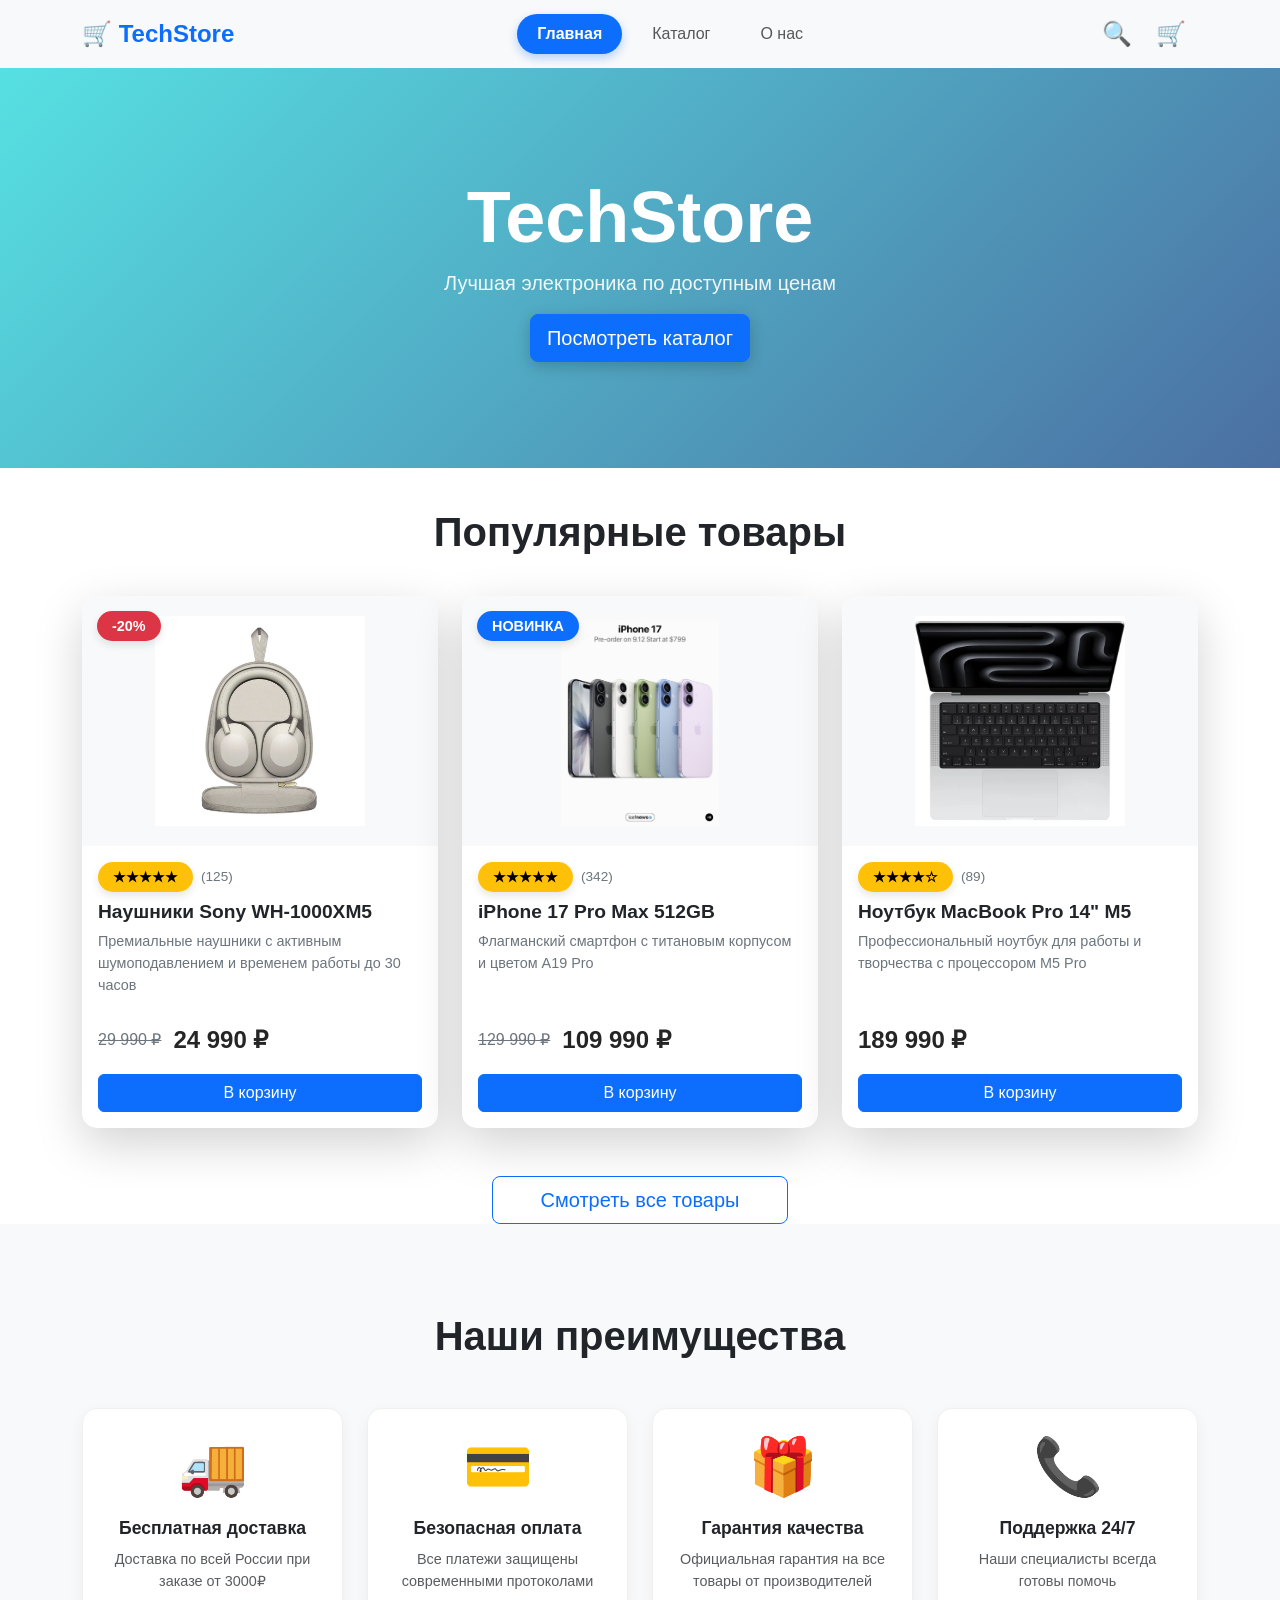
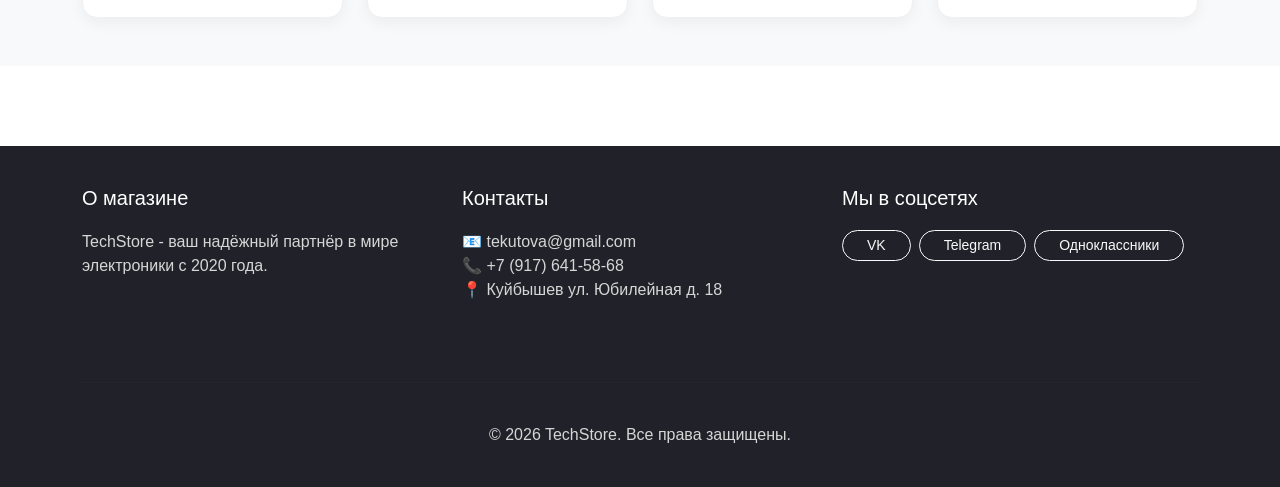
<file: index.html>
<!DOCTYPE html>
<html lang="ru">

<head>
    <meta charset="UTF-8">
    <meta name="viewport" content="width=device-width, initial-scale=1.0">
    <title>TechStore - Главная</title>
    <link href="https://cdn.jsdelivr.net/npm/bootstrap@5.3.8/dist/css/bootstrap.min.css" rel="stylesheet"
        integrity="sha384-sRIl4kxILFvY47J16cr9ZwB07vP4J8+LH7qKQnuqkuIAvNWLzeN8tE5YBujZqJLB" crossorigin="anonymous">
    <link rel="stylesheet" href="css/style.css">
</head>

<body>
    <header>
        <nav class="navbar navbar-expand-lg navbar-light bg-light">
            <div class="container">
                <a class="navbar-brand logo-text fw-bold" href="index.html">🛒 TechStore</a>
                <button class="navbar-toggler" type="button" data-bs-toggle="collapse" data-bs-target="#navbarNav"
                    aria-controls="navbarNav" aria-expanded="false" aria-label="Navigation">
                    <span class="navbar-toggler-icon"></span>
                </button>
                <div class="collapse navbar-collapse" id="navbarNav">
                    <ul class="navbar-nav mx-auto mb-2 mb-lg-0">
                        <li class="nav-item">
                            <a class="nav-link active" aria-current="page" href="index.html">Главная</a>
                        </li>
                        <li class="nav-item">
                            <a class="nav-link" href="catalog.html">Каталог</a>
                        </li>
                        <li class="nav-item">
                            <a class="nav-link" href="about.html">О нас</a>
                        </li>
                    </ul>
                    <div class="d-flex header-icons">
                        <a href="#" class="nav-link px-2" aria-label="Поиск">🔍</a>
                        <a href="#" class="nav-link px-2" aria-label="Корзина">🛒</a>
                    </div>
                </div>
            </div>
        </nav>
    </header>
    <main>
        <div class="container-fluid bg-light py-5" id="home">
            <div class="container text-center">
                <h1 class="display-2">TechStore</h1>
                <p class="lead">Лучшая электроника по доступным ценам</p>
                <a class="btn btn-primary btn-lg" href="catalog.html">Посмотреть каталог</a>
            </div>
        </div>
        <div class="container">
            <h2 class="text-center mb-10">Популярные товары</h2>
            <div class="row justify-content-center g-4">
                <div class="col-md-6 col-lg-4">
                    <div class="card shadow-lg product-card h-100">
                        <div class="badge-container">
                            <span class="badge text-bg-danger rounded-pill">-20%</span>
                        </div>
                        <img src="img/products/наушники sony.jpg" class="card-img-top product-img" alt="Наушники Sony">
                        <div class="card-body d-flex flex-column">
                            <div class="rating mb-2">
                                <span class="badge rounded-pill text-bg-warning">★★★★★</span>
                                <span class="reviews-count ms-2">(125)</span>
                            </div>
                            <h5 class="card-title product-title">Наушники Sony WH-1000XM5</h5>
                            <p class="card-text product-description flex-grow-1">Премиальные наушники с активным
                                шумоподавлением и временем работы до 30 часов</p>
                            <div class="price-container mt-3">
                                <span class="old-price">29 990 ₽</span>
                                <span class="new-price">24 990 ₽</span>
                            </div>
                            <div class="d-flex gap-2 mt-3">
                                <button type="button" class="btn btn-primary flex-grow-1">В корзину</button>
                            </div>
                        </div>
                    </div>
                </div>
                <div class="col-md-6 col-lg-4">
                    <div class="card shadow-lg product-card h-100">
                        <div class="badge-container">
                            <span class="badge text-bg-primary rounded-pill">НОВИНКА</span>
                        </div>
                        <img src="img/products/iphone 17.jpg" class="card-img-top product-img" alt="iPhone 17 Pro Max">
                        <div class="card-body d-flex flex-column">
                            <div class="rating mb-2">
                                <span class="badge rounded-pill text-bg-warning">★★★★★</span>
                                <span class="reviews-count ms-2">(342)</span>
                            </div>
                            <h5 class="card-title product-title">iPhone 17 Pro Max 512GB</h5>
                            <p class="card-text product-description flex-grow-1">Флагманский смартфон с титановым
                                корпусом и цветом A19 Pro</p>
                            <div class="price-container mt-3">
                                <span class="old-price">129 990 ₽</span>
                                <span class="new-price">109 990 ₽</span>
                            </div>
                            <div class="d-flex gap-2 mt-3">
                                <button type="button" class="btn btn-primary flex-grow-1">В корзину</button>
                            </div>
                        </div>
                    </div>
                </div>
                <div class="col-md-6 col-lg-4">
                    <div class="card shadow-lg product-card h-100">
                        <img src="img/products/Ноутбук MacBook Pro.png" class="card-img-top product-img"
                            alt="MacBook Pro 14 M5">
                        <div class="card-body d-flex flex-column">
                            <div class="rating mb-2">
                                <span class="badge rounded-pill text-bg-warning">★★★★☆</span>
                                <span class="reviews-count ms-2">(89)</span>
                            </div>
                            <h5 class="card-title product-title">Ноутбук MacBook Pro 14" M5</h5>
                            <p class="card-text product-description flex-grow-1">Профессиональный ноутбук для работы и
                                творчества с процессором M5 Pro</p>
                            <div class="price-container mt-3">
                                <span class="new-price">189 990 ₽</span>
                            </div>
                            <div class="d-flex gap-2 mt-3">
                                <button type="button" class="btn btn-primary flex-grow-1">В корзину</button>
                            </div>
                        </div>
                    </div>
                </div>
                <div class="text-center mt-5">
                    <a href="catalog.html" class="btn btn-outline-primary btn-lg px-5">Смотреть все товары</a>
                </div>
            </div>
        </div>
        <section class="benefits py-5">
            <div class="container">
                <h2 class="text-center mb-5">Наши преимущества</h2>
                <div class="row g-4">
                    <div class="col-md-6 col-lg-3">
                        <div class="benefit-card text-center p-4">
                            <div class="benefit-icon mb-3">
                                <span class="display-4">🚚</span>
                            </div>
                            <h3 class="benefit-title h5 fw-bold">Бесплатная доставка</h3>
                            <p class="benefit-text text-muted mb-0">Доставка по всей России при заказе от 3000₽</p>
                        </div>
                    </div>
                    <div class="col-md-6 col-lg-3">
                        <div class="benefit-card text-center p-4">
                            <div class="benefit-icon mb-3">
                                <span class="display-4">💳</span>
                            </div>
                            <h3 class="benefit-title h5 fw-bold">Безопасная оплата</h3>
                            <p class="benefit-text text-muted mb-0">Все платежи защищены современными протоколами</p>
                        </div>
                    </div>
                    <div class="col-md-6 col-lg-3">
                        <div class="benefit-card text-center p-4">
                            <div class="benefit-icon mb-3">
                                <span class="display-4">🎁</span>
                            </div>
                            <h3 class="benefit-title h5 fw-bold">Гарантия качества</h3>
                            <p class="benefit-text text-muted mb-0">Официальная гарантия на все товары от производителей
                            </p>
                        </div>
                    </div>
                    <div class="col-md-6 col-lg-3">
                        <div class="benefit-card text-center p-4">
                            <div class="benefit-icon mb-3">
                                <span class="display-4">📞</span>
                            </div>
                            <h3 class="benefit-title h5 fw-bold">Поддержка 24/7</h3>
                            <p class="benefit-text text-muted mb-0">Наши специалисты всегда готовы помочь</p>
                        </div>
                    </div>
                </div>
            </div>
        </section>
    </main>
    <footer>
        <div class="container">
            <div class="row">
                <div class="col-md-4 mb-4">
                    <h5>О магазине</h5>
                    <p>
                        TechStore - ваш надёжный партнёр в мире электроники с 2020 года.
                    </p>
                </div>
                <div class="col-md-4 mb-4">
                    <h5>Контакты</h5>
                    <ul class="list-unstyled">
                        <li>📧 tekutova@gmail.com</li>
                        <li>📞 +7 (917) 641-58-68</li>
                        <li>📍 Куйбышев ул. Юбилейная д. 18</li>
                    </ul>
                </div>
                <div class="col-md-4 mb-4">
                    <h5>Мы в соцсетях</h5>
                    <div class="d-flex flex-wrap gap-2">
                        <a href="https://vk.com" class="btn btn-outline-light btn-sm rounded-pill px-4">VK</a>
                        <a href="https://web.telegram.org/a/" class="btn btn-outline-light btn-sm rounded-pill px-4">Telegram</a>
                        <a href="https://ok.ru/" class="btn btn-outline-light btn-sm rounded-pill px-4">Одноклассники</a>
                    </div>
                </div>
            </div>
            <hr style="border-color: rgba(255, 255, 255, 0.1)" />
            <div class="text-center mt-3">
                <p class="mb-0">&copy; 2026 TechStore. Все права защищены.</p>
            </div>
        </div>
    </footer>
    <script src="https://cdn.jsdelivr.net/npm/bootstrap@5.3.8/dist/js/bootstrap.bundle.min.js" integrity="sha384-
FKyoEForCGlyvwx9Hj09JcYn3nv7wiPVlz7YYwJrWVcXK/BmnVDxM+D2scQbITxI" crossorigin="anonymous"></script>
</body>
</html>
</file>
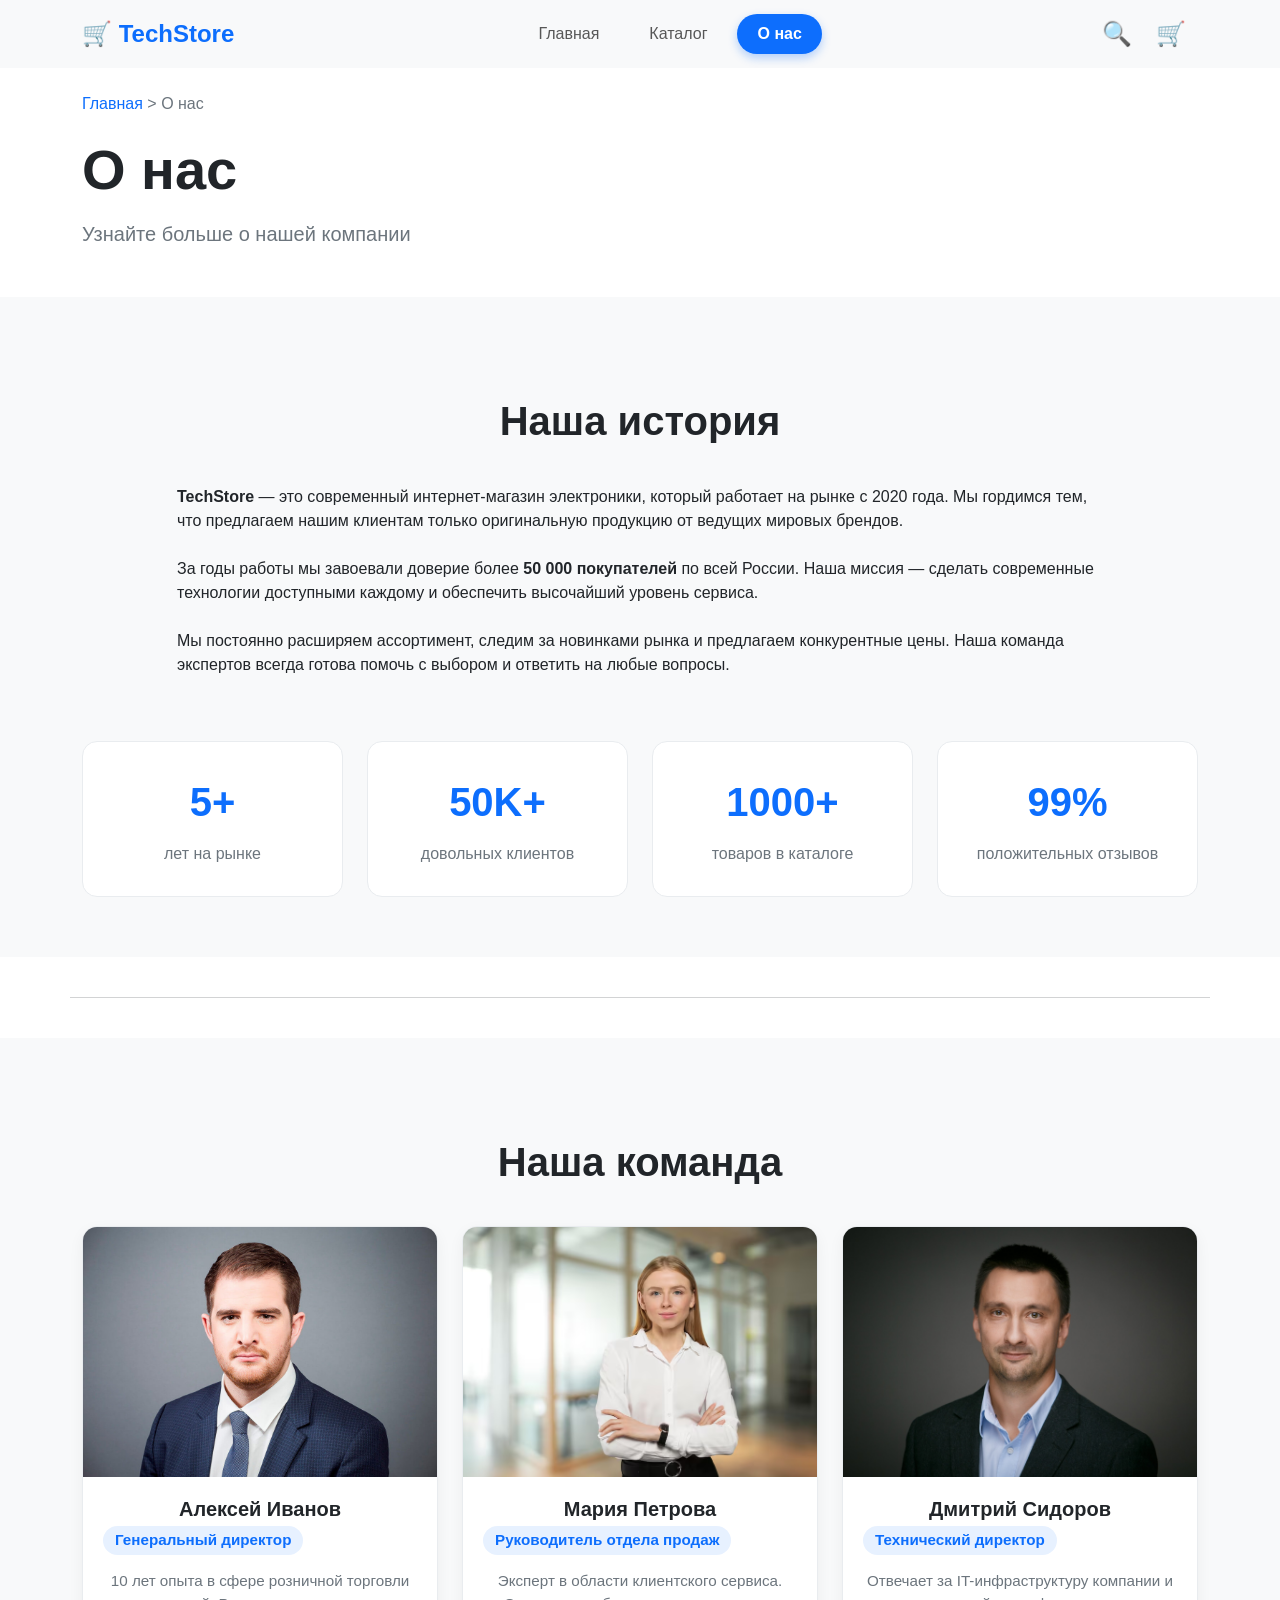
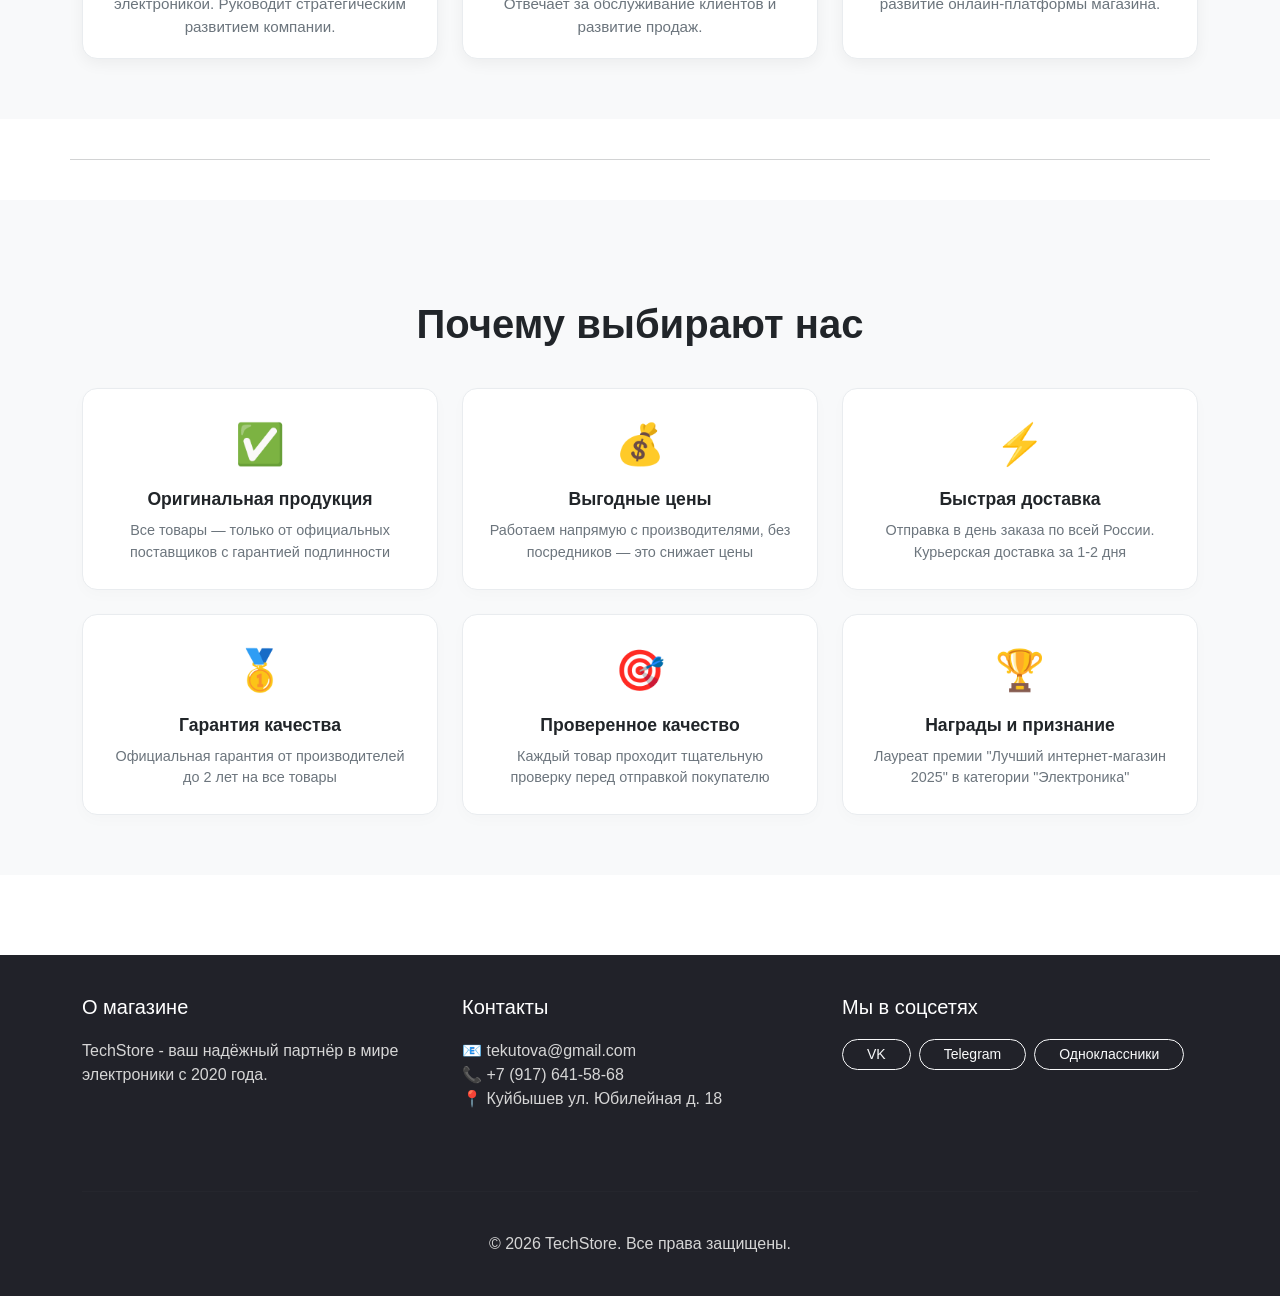
<file: about.html>
<!DOCTYPE html>
<html lang="ru">

<head>
    <meta charset="UTF-8">
    <meta name="viewport" content="width=device-width, initial-scale=1.0">
    <title>TechStore - О нас</title>
    <link href="https://cdn.jsdelivr.net/npm/bootstrap@5.3.8/dist/css/bootstrap.min.css" rel="stylesheet"
        integrity="sha384-sRIl4kxILFvY47J16cr9ZwB07vP4J8+LH7qKQnuqkuIAvNWLzeN8tE5YBujZqJLB" crossorigin="anonymous">
    <link rel="stylesheet" href="css/style.css">
</head>

<body>
    <header>
        <nav class="navbar navbar-expand-lg navbar-light bg-light">
            <div class="container">
                <a class="navbar-brand logo-text fw-bold" href="index.html">🛒 TechStore</a>
                <button class="navbar-toggler" type="button" data-bs-toggle="collapse" data-bs-target="#navbarNav"
                    aria-controls="navbarNav" aria-expanded="false" aria-label="Navigation">
                    <span class="navbar-toggler-icon"></span>
                </button>
                <div class="collapse navbar-collapse" id="navbarNav">
                    <ul class="navbar-nav mx-auto mb-2 mb-lg-0">
                        <li class="nav-item">
                            <a class="nav-link" aria-current="page" href="index.html">Главная</a>
                        </li>
                        <li class="nav-item">
                            <a class="nav-link" href="catalog.html">Каталог</a>
                        </li>
                        <li class="nav-item">
                            <a class="nav-link active" href="about.html">О нас</a>
                        </li>
                    </ul>
                    <div class="d-flex header-icons">
                        <a href="#" class="nav-link px-2" aria-label="Поиск">🔍</a>
                        <a href="#" class="nav-link px-2" aria-label="Корзина">🛒</a>
                    </div>
                </div>
            </div>
        </nav>
    </header>
    <main>
        <div class="container mt-4">
            <div class="path">
                <a href="index.html">Главная</a> > <span>О нас</span>
            </div>
            <h1 class="display-4 fw-bold mb-3">О нас</h1>
            <p class="lead text-secondary mb-5">Узнайте больше о нашей компании</p>
        </div>

        <section class="about-section">
            <div class="container">
                <h2 class="section-title">Наша история</h2>
                <div class="row justify-content-center">
                    <div class="col-lg-10">
                        <div class="history-content">
                            <p class="mb-4">
                                <span class="fw-bold">TechStore</span> — это современный интернет-магазин электроники,
                                который работает на рынке с 2020 года. Мы гордимся тем, что предлагаем нашим клиентам
                                только оригинальную продукцию от ведущих мировых брендов.
                            </p>
                            <p class="mb-4">
                                За годы работы мы завоевали доверие более <span class="fw-bold">50 000
                                    покупателей</span> по всей России. Наша миссия — сделать современные технологии
                                доступными каждому и обеспечить высочайший уровень сервиса.
                            </p>
                            <p>
                                Мы постоянно расширяем ассортимент, следим за новинками рынка и предлагаем конкурентные
                                цены. Наша команда экспертов всегда готова помочь с выбором и ответить на любые вопросы.
                            </p>
                        </div>
                    </div>
                </div>

                <div class="row g-4 mt-4 mb-10">
                    <div class="col-sm-6 col-lg-3">
                        <div class="stats-card">
                            <div class="stats-number">5+</div>
                            <div class="stats-label">лет на рынке</div>
                        </div>
                    </div>
                    <div class="col-sm-6 col-lg-3">
                        <div class="stats-card">
                            <div class="stats-number">50K+</div>
                            <div class="stats-label">довольных клиентов</div>
                        </div>
                    </div>
                    <div class="col-sm-6 col-lg-3">
                        <div class="stats-card">
                            <div class="stats-number">1000+</div>
                            <div class="stats-label">товаров в каталоге</div>
                        </div>
                    </div>
                    <div class="col-sm-6 col-lg-3">
                        <div class="stats-card">
                            <div class="stats-number">99%</div>
                            <div class="stats-label">положительных отзывов</div>
                        </div>
                    </div>
                </div>
            </div>
        </section>
        <hr class="container">
        <section class="about-section">
            <div class="container">
                <h2 class="section-title">Наша команда</h2>
                <div class="row g-4">
                    <div class="col-md-4">
                        <div class="team-card">
                            <img src="img/about/alexey1.png" class="team-img" alt="Алексей Иванов">
                            <div class="team-body">
                                <h3 class="team-name text-center">Алексей Иванов</h3>
                                <div class="team-position text-center">Генеральный директор</div>
                                <p class="team-description text-center">10 лет опыта в сфере розничной торговли электроникой. Руководит стратегическим развитием компании.</p>
                            </div>
                        </div>
                    </div>
                    <div class="col-md-4">
                        <div class="team-card">
                            <img src="img/about/maria.webp" class="team-img" alt="Мария Петрова">
                            <div class="team-body">
                                <h3 class="team-name text-center">Мария Петрова</h3>
                                <div class="team-position text-center">Руководитель отдела продаж</div>
                                <p class="team-description text-center">Эксперт в области клиентского сервиса. Отвечает за обслуживание клиентов и развитие продаж.</p>
                            </div>
                        </div>
                    </div>
                    <div class="col-md-4">
                        <div class="team-card">
                            <img src="img/about/dima.webp" class="team-img" alt="Дмитрий Сидоров">
                            <div class="team-body">
                                <h3 class="team-name text-center">Дмитрий Сидоров</h3>
                                <div class="team-position text-center">Технический директор</div>
                                <p class="team-description text-center">Отвечает за IT-инфраструктуру компании и развитие онлайн-платформы магазина.</p>
                            </div>
                        </div>
                    </div>
                </div>
            </div>
        </section>
        <hr class="container">
        <section class="about-section bg-light">
            <div class="container">
                <h2 class="section-title">Почему выбирают нас</h2>
                <div class="row g-4">
                    <div class="col-md-4">
                        <div class="reason-card">
                            <div class="reason-icon text-center">✅</div>
                            <h3 class="reason-title text-center">Оригинальная продукция</h3>
                            <p class="reason-text text-center">Все товары — только от официальных поставщиков с гарантией подлинности</p>
                        </div>
                    </div>
                    <div class="col-md-4">
                        <div class="reason-card">
                            <div class="reason-icon text-center">💰</div>
                            <h3 class="reason-title text-center">Выгодные цены</h3>
                            <p class="reason-text text-center">Работаем напрямую с производителями, без посредников — это снижает цены</p>
                        </div>
                    </div>
                    <div class="col-md-4">
                        <div class="reason-card">
                            <div class="reason-icon text-center">⚡</div>
                            <h3 class="reason-title text-center">Быстрая доставка</h3>
                            <p class="reason-text text-center">Отправка в день заказа по всей России. Курьерская доставка за 1-2 дня</p>
                        </div>
                    </div>
                    <div class="col-md-4">
                        <div class="reason-card">
                            <div class="reason-icon text-center">🥇</div>
                            <h3 class="reason-title text-center">Гарантия качества</h3>
                            <p class="reason-text text-center">Официальная гарантия от производителей до 2 лет на все товары</p>
                        </div>
                    </div>
                    <div class="col-md-4">
                        <div class="reason-card">
                            <div class="reason-icon text-center">🎯</div>
                            <h3 class="reason-title text-center">Проверенное качество</h3>
                            <p class="reason-text text-center">Каждый товар проходит тщательную проверку перед отправкой покупателю</p>
                        </div>
                    </div>
                    <div class="col-md-4">
                        <div class="reason-card">
                            <div class="reason-icon text-center">🏆</div>
                            <h3 class="reason-title text-center">Награды и признание</h3>
                            <p class="reason-text text-center">Лауреат премии "Лучший интернет-магазин 2025" в категории "Электроника"</p>
                        </div>
                    </div>
                </div>
            </div>
        </section>
    </main>
    <footer>
        <div class="container">
            <div class="row">
                <div class="col-md-4 mb-4">
                    <h5>О магазине</h5>
                    <p>
                        TechStore - ваш надёжный партнёр в мире электроники с 2020 года.
                    </p>
                </div>
                <div class="col-md-4 mb-4">
                    <h5>Контакты</h5>
                    <ul class="list-unstyled">
                        <li>📧 tekutova@gmail.com</li>
                        <li>📞 +7 (917) 641-58-68</li>
                        <li>📍 Куйбышев ул. Юбилейная д. 18</li>
                    </ul>
                </div>
                <div class="col-md-4 mb-4">
                    <h5>Мы в соцсетях</h5>
                    <div class="d-flex flex-wrap gap-2">
                        <a href="https://vk.com" class="btn btn-outline-light btn-sm rounded-pill px-4">VK</a>
                        <a href="https://web.telegram.org/a/"
                            class="btn btn-outline-light btn-sm rounded-pill px-4">Telegram</a>
                        <a href="https://ok.ru/"
                            class="btn btn-outline-light btn-sm rounded-pill px-4">Одноклассники</a>
                    </div>
                </div>
            </div>
            <hr style="border-color: rgba(255, 255, 255, 0.1)" />
            <div class="text-center mt-3">
                <p class="mb-0">&copy; 2026 TechStore. Все права защищены.</p>
            </div>
        </div>
    </footer>
    <script src="https://cdn.jsdelivr.net/npm/bootstrap@5.3.8/dist/js/bootstrap.bundle.min.js" integrity="sha384-
FKyoEForCGlyvwx9Hj09JcYn3nv7wiPVlz7YYwJrWVcXK/BmnVDxM+D2scQbITxI" crossorigin="anonymous"></script>
</body>

</html>
</file>
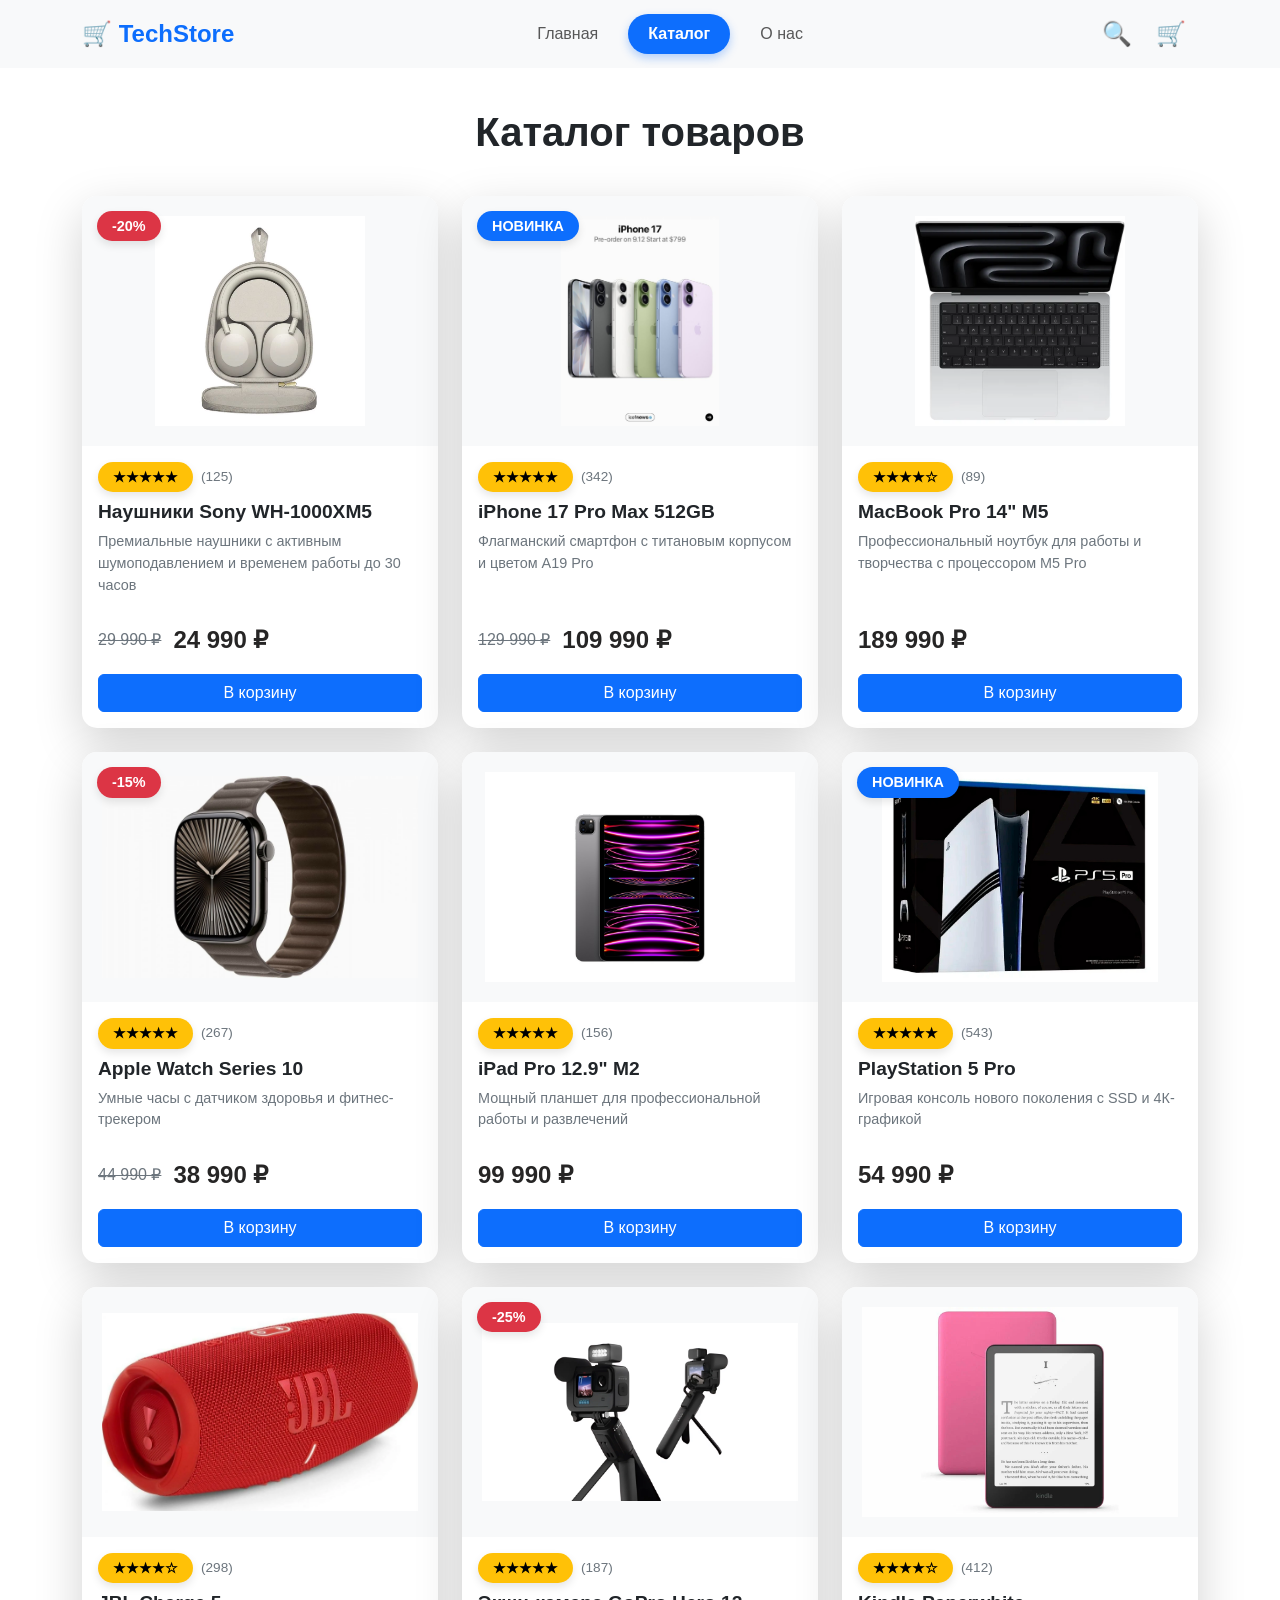
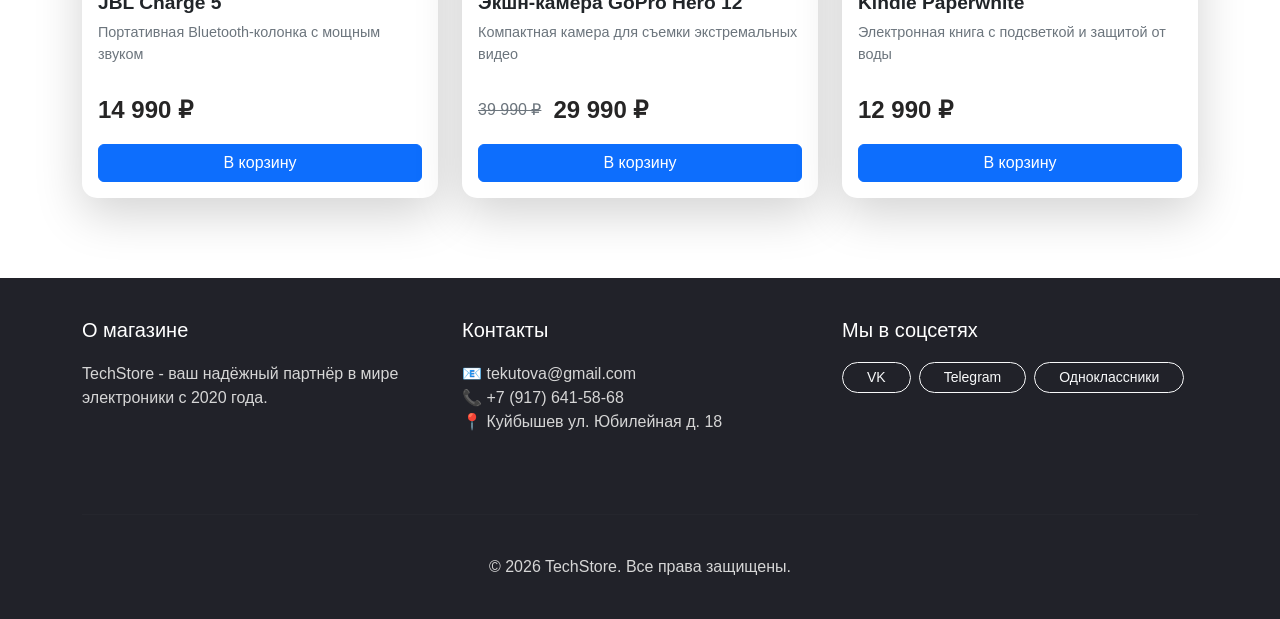
<file: catalog.html>
<!DOCTYPE html>
<html lang="ru">

<head>
    <meta charset="UTF-8">
    <meta name="viewport" content="width=device-width, initial-scale=1.0">
    <title>TechStore - Каталог товаров</title>
    <link href="https://cdn.jsdelivr.net/npm/bootstrap@5.3.8/dist/css/bootstrap.min.css" rel="stylesheet"
        integrity="sha384-sRIl4kxILFvY47J16cr9ZwB07vP4J8+LH7qKQnuqkuIAvNWLzeN8tE5YBujZqJLB" crossorigin="anonymous">
    <link rel="stylesheet" href="css/style.css">
</head>

<body>
    <header>
        <nav class="navbar navbar-expand-lg navbar-light bg-light">
            <div class="container">
                <a class="navbar-brand logo-text fw-bold" href="index.html">🛒 TechStore</a>
                <button class="navbar-toggler" type="button" data-bs-toggle="collapse" data-bs-target="#navbarNav"
                    aria-controls="navbarNav" aria-expanded="false" aria-label="Navigation">
                    <span class="navbar-toggler-icon"></span>
                </button>
                <div class="collapse navbar-collapse" id="navbarNav">
                    <ul class="navbar-nav mx-auto mb-2 mb-lg-0">
                        <li class="nav-item">
                            <a class="nav-link" aria-current="page" href="index.html">Главная</a>
                        </li>
                        <li class="nav-item">
                            <a class="nav-link  active" href="catalog.html">Каталог</a>
                        </li>
                        <li class="nav-item">
                            <a class="nav-link" href="about.html">О нас</a>
                        </li>
                    </ul>
                    <div class="d-flex header-icons">
                        <a href="#" class="nav-link px-2" aria-label="Поиск">🔍</a>
                        <a href="#" class="nav-link px-2" aria-label="Корзина">🛒</a>
                    </div>
                </div>
            </div>
        </nav>
    </header>
    <main>
        <div class="container">
            <h2 class="text-center mb-10">Каталог товаров</h2>
            <div class="row justify-content-center g-4">
                <div class="col-md-6 col-lg-4">
                    <div class="card shadow-lg product-card h-100">
                        <div class="badge-container">
                            <span class="badge text-bg-danger rounded-pill">-20%</span>
                        </div>
                        <img src="img/products/наушники sony.jpg" class="card-img-top product-img" alt="Наушники Sony">
                        <div class="card-body d-flex flex-column">
                            <div class="rating mb-2">
                                <span class="badge rounded-pill text-bg-warning">★★★★★</span>
                                <span class="reviews-count ms-2">(125)</span>
                            </div>
                            <h5 class="card-title product-title">Наушники Sony WH-1000XM5</h5>
                            <p class="card-text product-description flex-grow-1">Премиальные наушники с активным
                                шумоподавлением и временем работы до 30 часов</p>
                            <div class="price-container mt-3">
                                <span class="old-price">29 990 ₽</span>
                                <span class="new-price">24 990 ₽</span>
                            </div>
                            <div class="d-flex gap-2 mt-3">
                                <button type="button" class="btn btn-primary flex-grow-1">В корзину</button>
                            </div>
                        </div>
                    </div>
                </div>
                <div class="col-md-6 col-lg-4">
                    <div class="card shadow-lg product-card h-100">
                        <div class="badge-container">
                            <span class="badge text-bg-primary rounded-pill">НОВИНКА</span>
                        </div>
                        <img src="img/products/iphone 17.jpg" class="card-img-top product-img" alt="iPhone 17 Pro Max">
                        <div class="card-body d-flex flex-column">
                            <div class="rating mb-2">
                                <span class="badge rounded-pill text-bg-warning">★★★★★</span>
                                <span class="reviews-count ms-2">(342)</span>
                            </div>
                            <h5 class="card-title product-title">iPhone 17 Pro Max 512GB</h5>
                            <p class="card-text product-description flex-grow-1">Флагманский смартфон с титановым
                                корпусом и цветом A19 Pro</p>
                            <div class="price-container mt-3">
                                <span class="old-price">129 990 ₽</span>
                                <span class="new-price">109 990 ₽</span>
                            </div>
                            <div class="d-flex gap-2 mt-3">
                                <button type="button" class="btn btn-primary flex-grow-1">В корзину</button>
                            </div>
                        </div>
                    </div>
                </div>
                <div class="col-md-6 col-lg-4">
                    <div class="card shadow-lg product-card h-100">
                        <img src="img/products/Ноутбук MacBook Pro.png" class="card-img-top product-img"
                            alt="MacBook Pro 14 M5">
                        <div class="card-body d-flex flex-column">
                            <div class="rating mb-2">
                                <span class="badge rounded-pill text-bg-warning">★★★★☆</span>
                                <span class="reviews-count ms-2">(89)</span>
                            </div>
                            <h5 class="card-title product-title">MacBook Pro 14" M5</h5>
                            <p class="card-text product-description flex-grow-1">Профессиональный ноутбук для работы и
                                творчества с процессором M5 Pro</p>
                            <div class="price-container mt-3">
                                <span class="new-price">189 990 ₽</span>
                            </div>
                            <div class="d-flex gap-2 mt-3">
                                <button type="button" class="btn btn-primary flex-grow-1">В корзину</button>
                            </div>
                        </div>
                    </div>
                </div>
                <div class="col-md-6 col-lg-4">
                    <div class="card shadow-lg product-card h-100">
                        <div class="badge-container">
                            <span class="badge text-bg-danger rounded-pill">-15%</span>
                        </div>
                        <img src="img/products/Apple Watch Series 10.webp" class="card-img-top product-img" alt="Apple Watch Series 10">
                        <div class="card-body d-flex flex-column">
                            <div class="rating mb-2">
                                <span class="badge rounded-pill text-bg-warning">★★★★★</span>
                                <span class="reviews-count ms-2">(267)</span>
                            </div>
                            <h5 class="card-title product-title">Apple Watch Series 10</h5>
                            <p class="card-text product-description flex-grow-1">Умные часы с датчиком здоровья и фитнес-трекером</p>
                            <div class="price-container mt-3">
                                <span class="old-price">44 990 ₽</span>
                                <span class="new-price">38 990 ₽</span>
                            </div>
                            <div class="d-flex gap-2 mt-3">
                                <button type="button" class="btn btn-primary flex-grow-1">В корзину</button>
                            </div>
                        </div>
                    </div>
                </div>
                <div class="col-md-6 col-lg-4">
                    <div class="card shadow-lg product-card h-100">
                        <img src="img/products/iPad Pro 12.9 M2.avif" class="card-img-top product-img" alt=" iPad Pro 12.9
">
                        <div class="card-body d-flex flex-column">
                            <div class="rating mb-2">
                                <span class="badge rounded-pill text-bg-warning">★★★★★</span>
                                <span class="reviews-count ms-2">(156)</span>
                            </div>
                            <h5 class="card-title product-title">iPad Pro 12.9" M2</h5>
                            <p class="card-text product-description flex-grow-1">Мощный планшет для профессиональной работы и развлечений</p>
                            <div class="price-container mt-3">
                                <span class="new-price">99 990 ₽</span>
                            </div>
                            <div class="d-flex gap-2 mt-3">
                                <button type="button" class="btn btn-primary flex-grow-1">В корзину</button>
                            </div>
                        </div>
                    </div>
                </div>
                <div class="col-md-6 col-lg-4">
                    <div class="card shadow-lg product-card h-100">
                        <div class="badge-container">
                            <span class="badge text-bg-primary rounded-pill">НОВИНКА</span>
                        </div>
                        <img src="img/products/PlayStation 5 Pro.jpg" class="card-img-top product-img" alt="PlayStation 5 Pro
">
                        <div class="card-body d-flex flex-column">
                            <div class="rating mb-2">
                                <span class="badge rounded-pill text-bg-warning">★★★★★</span>
                                <span class="reviews-count ms-2">(543)</span>
                            </div>
                            <h5 class="card-title product-title">PlayStation 5 Pro</h5>
                            <p class="card-text product-description flex-grow-1">Игровая консоль нового поколения с SSD и 4К-графикой</p>
                            <div class="price-container mt-3">
                                <span class="new-price">54 990 ₽</span>
                            </div>
                            <div class="d-flex gap-2 mt-3">
                                <button type="button" class="btn btn-primary flex-grow-1">В корзину</button>
                            </div>
                        </div>
                    </div>
                </div>
                <div class="col-md-6 col-lg-4">
                    <div class="card shadow-lg product-card h-100">
                        <img src="img/products/JBL Charge 5.jpg" class="card-img-top product-img" alt="JBL Charge 5
">
                        <div class="card-body d-flex flex-column">
                            <div class="rating mb-2">
                                <span class="badge rounded-pill text-bg-warning">★★★★☆</span>
                                <span class="reviews-count ms-2">(298)</span>
                            </div>
                            <h5 class="card-title product-title">JBL Charge 5</h5>
                            <p class="card-text product-description flex-grow-1">Портативная Bluetooth-колонка с мощным звуком</p>
                            <div class="price-container mt-3">
                                <span class="new-price">14 990 ₽</span>
                            </div>
                            <div class="d-flex gap-2 mt-3">
                                <button type="button" class="btn btn-primary flex-grow-1">В корзину</button>
                            </div>
                        </div>
                    </div>
                </div>
                <div class="col-md-6 col-lg-4">
                    <div class="card shadow-lg product-card h-100">
                        <div class="badge-container">
                            <span class="badge text-bg-danger rounded-pill">-25%</span>
                        </div>
                        <img src="img/products/GoPro Hero 12.webp" class="card-img-top product-img" alt="GoPro Hero 12
">
                        <div class="card-body d-flex flex-column">
                            <div class="rating mb-2">
                                <span class="badge rounded-pill text-bg-warning">★★★★★</span>
                                <span class="reviews-count ms-2">(187)</span>
                            </div>
                            <h5 class="card-title product-title">Экшн-камера GoPro Hero 12</h5>
                            <p class="card-text product-description flex-grow-1">Компактная камера для съемки экстремальных видео</p>
                            <div class="price-container mt-3">
                                <span class="old-price">39 990 ₽</span>
                                <span class="new-price">29 990 ₽</span>
                            </div>
                            <div class="d-flex gap-2 mt-3">
                                <button type="button" class="btn btn-primary flex-grow-1">В корзину</button>
                            </div>
                        </div>
                    </div>
                </div>
                <div class="col-md-6 col-lg-4">
                    <div class="card shadow-lg product-card h-100">
                        <img src="img/products/Kindle Paperwhite.webp" class="card-img-top product-img" alt="Kindle Paperwhite
">
                        <div class="card-body d-flex flex-column">
                            <div class="rating mb-2">
                                <span class="badge rounded-pill text-bg-warning">★★★★☆</span>
                                <span class="reviews-count ms-2">(412)</span>
                            </div>
                            <h5 class="card-title product-title">Kindle Paperwhite</h5>
                            <p class="card-text product-description flex-grow-1">Электронная книга с подсветкой и защитой от воды</p>
                            <div class="price-container mt-3">
                                <span class="new-price">12 990 ₽</span>
                            </div>
                            <div class="d-flex gap-2 mt-3">
                                <button type="button" class="btn btn-primary flex-grow-1">В корзину</button>
                            </div>
                        </div>
                    </div>
                </div>
            </div>
        </div>
    </main>
    <footer>
        <div class="container">
            <div class="row">
                <div class="col-md-4 mb-4">
                    <h5>О магазине</h5>
                    <p>
                        TechStore - ваш надёжный партнёр в мире электроники с 2020 года.
                    </p>
                </div>
                <div class="col-md-4 mb-4">
                    <h5>Контакты</h5>
                    <ul class="list-unstyled">
                        <li>📧 tekutova@gmail.com</li>
                        <li>📞 +7 (917) 641-58-68</li>
                        <li>📍 Куйбышев ул. Юбилейная д. 18</li>
                    </ul>
                </div>
                <div class="col-md-4 mb-4">
                    <h5>Мы в соцсетях</h5>
                    <div class="d-flex flex-wrap gap-2">
                        <a href="https://vk.com" class="btn btn-outline-light btn-sm rounded-pill px-4">VK</a>
                        <a href="https://web.telegram.org/a/" class="btn btn-outline-light btn-sm rounded-pill px-4">Telegram</a>
                        <a href="https://ok.ru/" class="btn btn-outline-light btn-sm rounded-pill px-4">Одноклассники</a>
                    </div>
                </div>
            </div>
            <hr style="border-color: rgba(255, 255, 255, 0.1)" />
            <div class="text-center mt-3">
                <p class="mb-0">&copy; 2026 TechStore. Все права защищены.</p>
            </div>
        </div>
    </footer>
    <script src="https://cdn.jsdelivr.net/npm/bootstrap@5.3.8/dist/js/bootstrap.bundle.min.js" integrity="sha384-
FKyoEForCGlyvwx9Hj09JcYn3nv7wiPVlz7YYwJrWVcXK/BmnVDxM+D2scQbITxI" crossorigin="anonymous"></script>
</body>
</html>
</file>
<file: css/style.css>
body {
    font-family: 'Trebuchet MS', 'Lucida Sans Unicode', 'Lucida Grande', 'Lucida Sans', Arial, sans-serif;
}
.navbar-nav .nav-link {
    font-weight: 500;
    padding: 8px 20px !important;
    margin: 0 5px;
    border-radius: 30px;
}
.navbar-nav .nav-link.active {
    background-color: #0d6efd !important;
    color: white !important;
    font-weight: 600;
    border-radius: 30px;
    box-shadow: 0 4px 10px rgba(13, 110, 253, 0.3);
}
.navbar-nav .nav-link:not(.active):hover {
    background-color: rgba(13, 110, 253, 0.1);
    border-radius: 30px;
}
.navbar-brand {
    font-weight: 700;
    font-size: 1.5rem;
    color: #0d6efd !important;
}
.header-icons .nav-link {
    font-size: 1.5rem;
    padding: 8px 12px !important;
    border-radius: 50%;
}
.header-icons .nav-link:hover {
    background-color: rgba(0, 0, 0, 0.05);
    border-radius: 50%;
}
#home {
background: linear-gradient(135deg, #56e0e2 0%, #4b6fa2 100%);
color: white;
min-height: 400px;
display: flex;
align-items: center;
}
#home h1 {
    color: white;
    font-weight: 600;
}
#home .lead {
    color: rgba(255, 255, 255, 0.9);    
}
#home .btn {
    box-shadow: 0 4px 15px rgba(0, 0, 0, 0.2);
    transition: transform 0.3s ease;
}
#home .btn:hover {
    transform: translateY(-3px);
    box-shadow: 0 6px 20px rgba(0, 0, 0, 0.3);
}
.container h2 {
    font-size: 2.5rem;
    font-weight: 700;
    text-align: center;
    margin: 40px 0;
}
.product-card {
    position: relative;
    border: none;
    border-radius: 15px;
    overflow: hidden;
    transition: all 0.3s ease;
}
.product-card:hover {
    transform: translateY(-5px);
    box-shadow: 0 15px 30px rgba(0,0,0,0.15) !important;
}
.badge-container {
    position: absolute;
    top: 15px;
    left: 15px;
}
.badge {
    font-size: 0.9rem;
    padding: 8px 15px;
    font-weight: 600;
    box-shadow: 0 4px 8px rgba(0,0,0,0.1);
}
.product-img {
    height: 250px;
    object-fit: contain;
    padding: 20px;
    background-color: #f8f9fa;
}
.product-title {
    font-weight: 700;
    font-size: 1.2rem;
    margin-bottom: 8px;
}
.product-description {
    color: #6c757d;
    font-size: 0.9rem;
    margin-bottom: 10px;
}
.rating {
    display: flex;
    align-items: center;
}
.reviews-count {
    color: #6c757d;
    font-size: 0.85rem;
}
.price-container {
    display: flex;
    align-items: center;
    gap: 12px;
}
.old-price {
    color: #6c757d;
    text-decoration: line-through;
    font-size: 1rem;
}
.new-price {
    color: #262525;
    font-weight: 700;
    font-size: 1.5rem;
}
.btn-primary:hover {
    background-color: #0b5ed7;
    transform: scale(1.02);
}
.btn-outline-primary:hover {
    background-color: #0d6efd;
    color: white;
}
.benefits {
    background-color: #f8f9fa;
}
.benefit-card {
    background-color: white;
    border-radius: 15px;
    box-shadow: 0 5px 15px rgba(0,0,0,0.05);
    transition: all 0.3s ease;
    height: 100%;
    border: 1px solid #f0f0f0;
}
.benefit-card:hover {
    transform: translateY(-5px);
    box-shadow: 0 10px 25px rgba(13, 110, 253, 0.1);
    border-color: #0d6efd;
}
.benefit-icon {
    color: #0d6efd;
    font-size: 2.5rem;
}
.benefit-icon span {
    display: inline-block;
    transition: transform 0.3s ease;
}
.benefit-card:hover .benefit-icon span {
    transform: scale(1.1);
}
.benefit-title {
    color: #212529;
    margin-bottom: 10px;
    font-size: 1.1rem;
}
.benefit-text {
    font-size: 0.9rem;
    line-height: 1.5;
    color: #6c757d;
}
.path {
    color: #6c757d;
    margin-bottom: 20px;
}
.path a {
    color: #0d6efd;
    text-decoration: none;
}
.path a:hover {
    text-decoration: underline;
}
.about-section {
    background-color: #f8f9fa;
}
.stats-card {
    background-color: white;
    border-radius: 15px;
    padding: 30px 20px;
    text-align: center;
    height: 100%;
    transition: all 0.3s ease;
    border: 1px solid #e9ecef;
}
.stats-card:hover {
    transform: translateY(-5px);
    box-shadow: 0 10px 25px rgba(13,110,253,0.1);
    border-color: #0d6efd;
}

.stats-number {
    font-size: 2.5rem;
    font-weight: 700;
    color: #0d6efd;
    margin-bottom: 10px;
}
.stats-label {
    font-size: 1rem;
    color: #6c757d;
    font-weight: 500;
}
.team-card {
    background-color: white;
    border-radius: 15px;
    overflow: hidden;
    box-shadow: 0 5px 15px rgba(0,0,0,0.05);
    transition: all 0.3s ease;
    height: 100%;
    border: 1px solid #e9ecef;
}
.team-card:hover {
    transform: translateY(-5px);
    box-shadow: 0 15px 30px rgba(13,110,253,0.1);
    border-color: #0d6efd;
}
.team-img {
    width: 100%;
    height: 250px;
    object-fit: cover;
}
.team-body {
    padding: 20px;
}
.team-name {
    font-size: 1.25rem;
    font-weight: 700;
    margin-bottom: 5px;
    color: #212529;
}
.team-position {
    color: #0d6efd;
    font-weight: 600;
    font-size: 0.95rem;
    margin-bottom: 15px;
    display: inline-block;
    padding: 3px 12px;
    background-color: #e7f1ff;
    border-radius: 20px;
}
.team-description {
    color: #6c757d;
    font-size: 0.95rem;
    line-height: 1.5;
    margin-bottom: 0;
}
.reason-card {
    background-color: white;
    border-radius: 15px;
    padding: 25px;
    height: 100%;
    transition: all 0.3s ease;
    border: 1px solid #e9ecef;
    box-shadow: 0 5px 15px rgba(0,0,0,0.02);
}
.reason-card:hover {
    transform: translateY(-3px);
    box-shadow: 0 10px 25px rgba(13,110,253,0.08);
    border-color: #0d6efd;
}
.reason-icon {
    font-size: 2.5rem;
    margin-bottom: 15px;
}
.reason-title {
    font-size: 1.1rem;
    font-weight: 700;
    margin-bottom: 10px;
    color: #212529;
}
.reason-text {
    color: #6c757d;
    font-size: 0.9rem;
    line-height: 1.5;
    margin-bottom: 0;
}
.about-section {
    padding: 60px 0;
}
.about-section.bg-light {
    background-color: #f8f9fa;
}
.section-title {
    font-size: 2rem;
    font-weight: 700;
    margin-bottom: 40px;
    text-align: center;
    position: relative;
}
hr {
    margin: 40px 0;
    opacity: 0.2;
}
footer {
background-color: #212229;
color: rgb(214, 214, 214);
padding: 40px 0;
margin-top: 80px;
}
footer h5 {
color: white;
margin-bottom: 20px;
}
@media (max-width: 575px) {
    .navbar-brand {
        font-size: 1.2rem;
    }
    .header-icons a {
        font-size: 1.2rem;
    }
    #home {
        padding: 30px 0;
    }
    #home h1 {
        font-size: 2.2rem;
    }
    #home .lead {
        font-size: 1rem;
    }
    h2.text-center {
        font-size: 1.8rem;
        margin-bottom: 30px;
    }
    .product-img {
        height: 180px;
    }
    .product-title {
        font-size: 1.1rem;
    }
    .product-description {
        font-size: 0.85rem;
    }
    .rating {
        flex-direction: column;
        align-items: flex-start;
    }
    .reviews-count {
        margin-left: 0;
    }
    .price-container {
        flex-direction: column;
        align-items: flex-start;
    }
    .new-price {
        font-size: 1.3rem;
    }
    .benefit-card {
        padding: 20px;
    }
    .benefit-icon span {
        font-size: 2.5rem;
    }
    footer {
        text-align: center;
        padding: 30px 0 15px;
    }
    footer .d-flex {
        justify-content: center;
    }
    .navbar-collapse {
        background-color: #f8f9fa;
        padding: 15px;
        border-radius: 10px;
        margin-top: 10px;
    }
    .navbar-nav {
        text-align: center;
    }
}
@media (min-width: 576px) and (max-width: 767px) {
    #home {
        padding: 40px 0;
    }
    #home h1 {
        font-size: 2.8rem;
    }
    h2.text-center {
        font-size: 2rem;
        margin-bottom: 35px;
    }
    .product-img {
        height: 200px;
    }
    .benefit-card {
        padding: 25px;
    }

    footer {
        text-align: center;
    }
    footer .col-md-4 {
        margin-bottom: 25px;
    }
    footer h5:after {
        left: 50%;
        transform: translateX(-50%);
    }
    footer .d-flex {
        justify-content: center;
    }
    .about-section {
        padding: 40px 0;
    }
    
    .section-title {
        font-size: 1.8rem;
        margin-bottom: 30px;
    }
    
    .stats-number {
        font-size: 2rem;
    }
    
    .team-img {
        height: 200px;
    }
}
@media (min-width: 768px) and (max-width: 1199px) {
    #home {
        padding: 50px 0;
    }
    #home h1 {
        font-size: 3.2rem;
    }
    .product-img {
        height: 220px;
    }
    .benefit-card {
        padding: 20px;
    }
    .product-img {
        height: 220px;
    }
}
</file>
